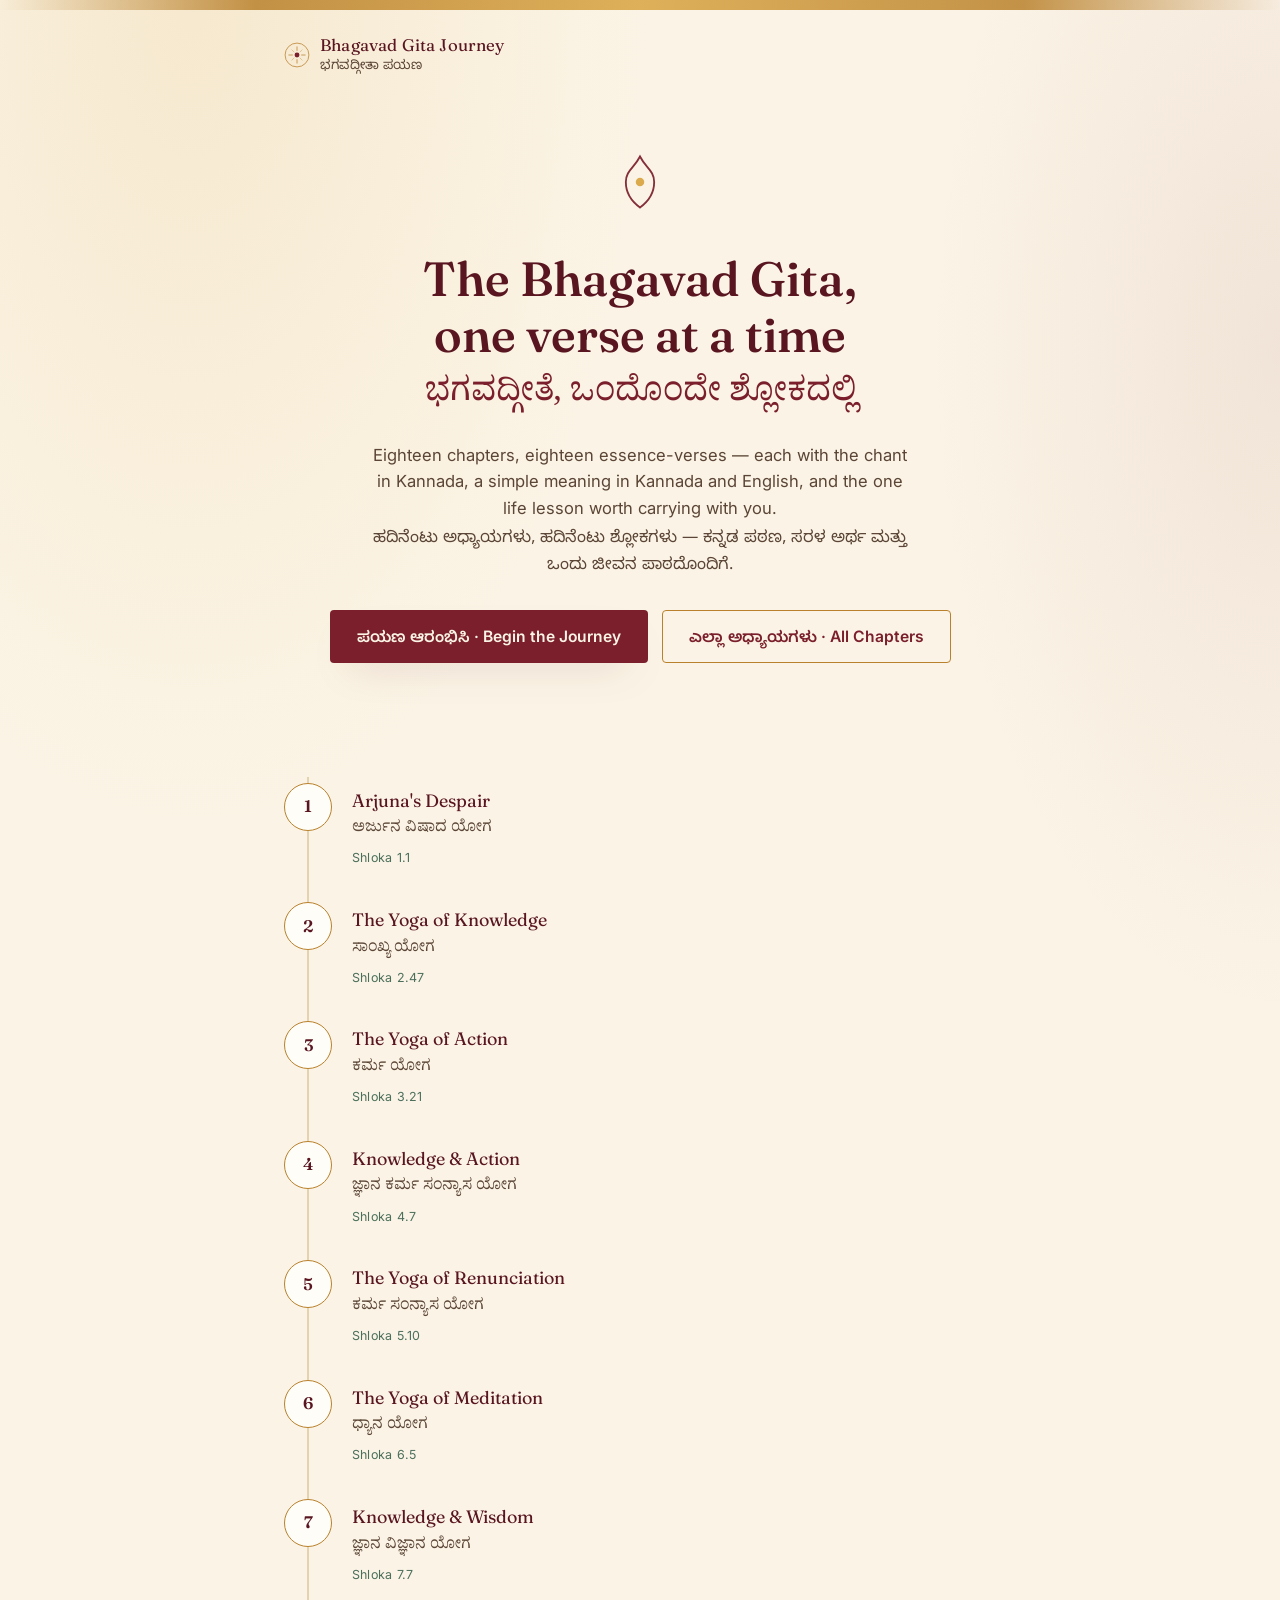
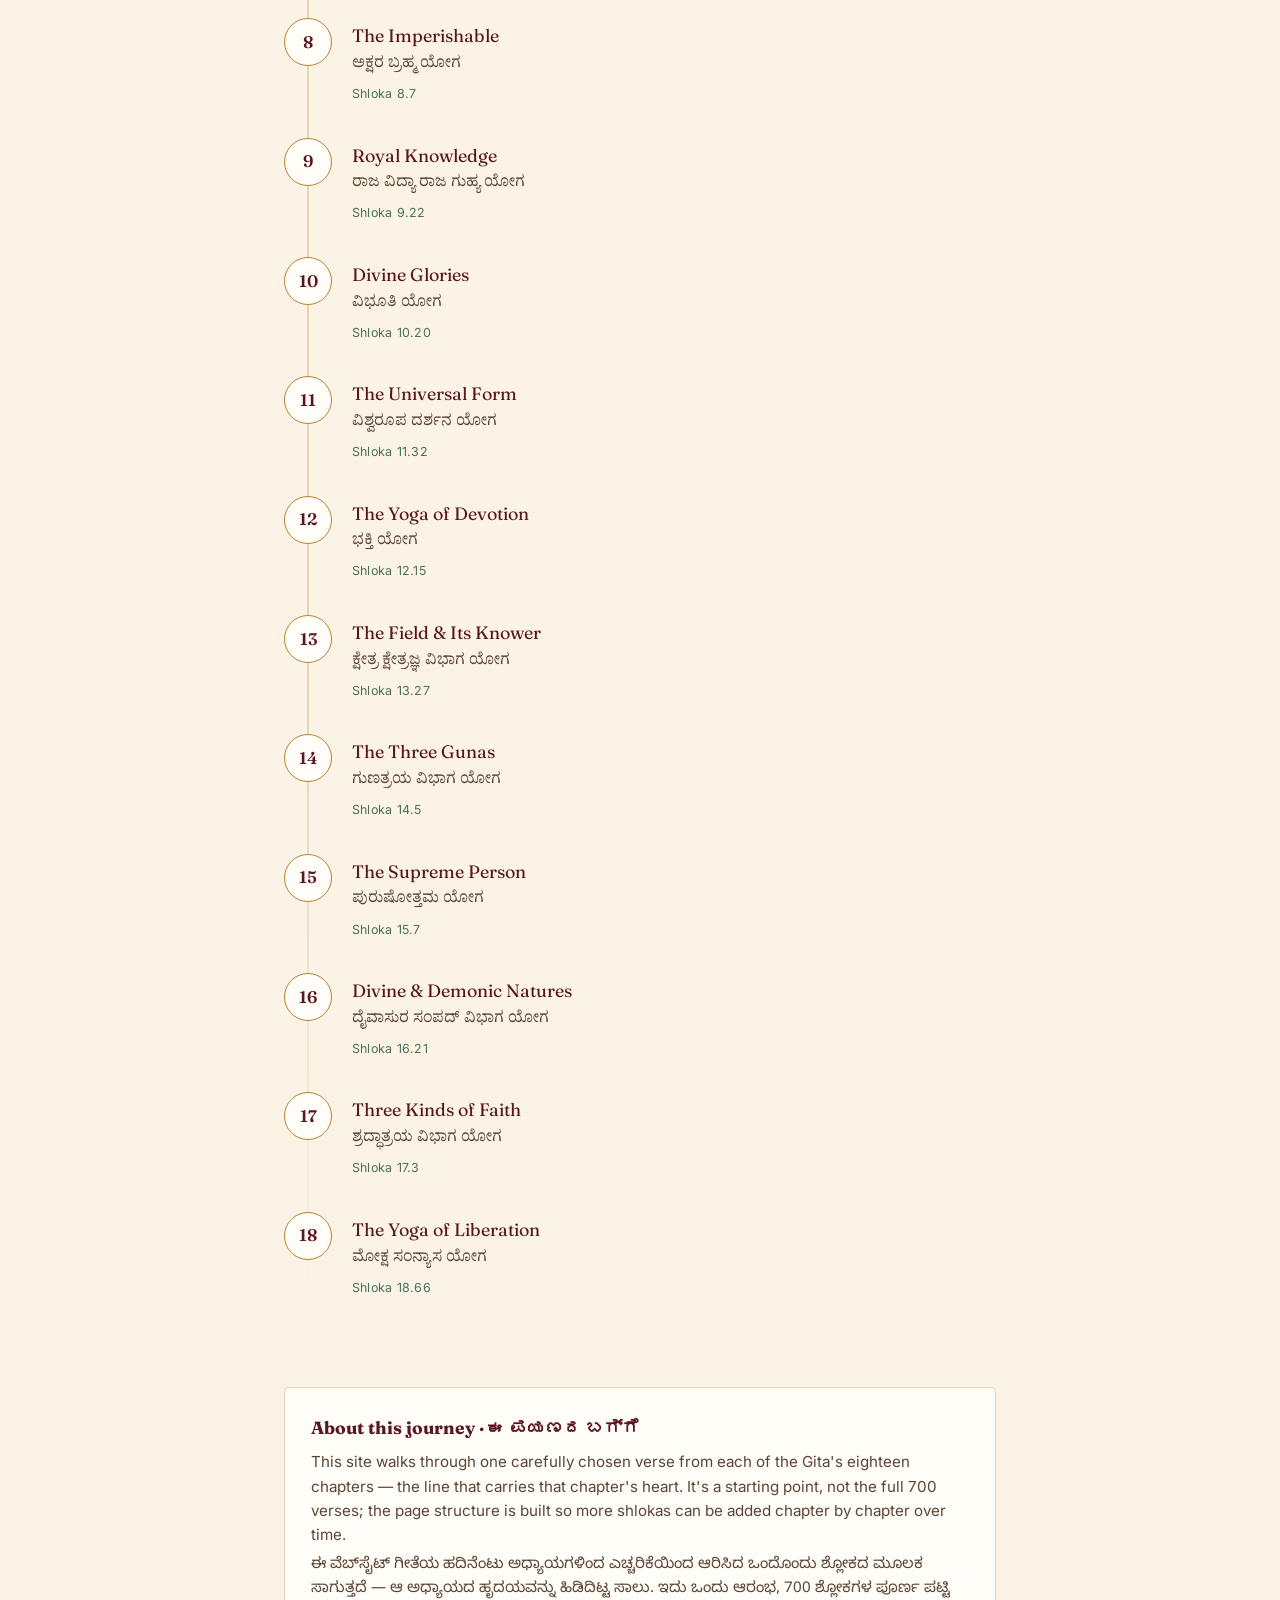
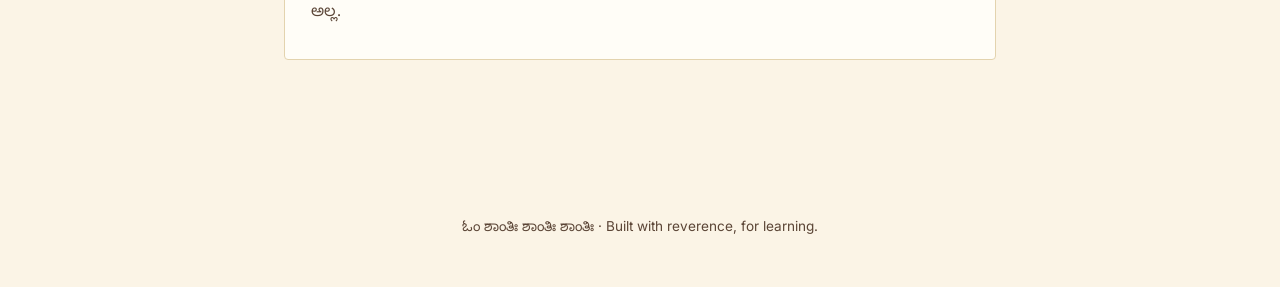
<file: index.html>
<!DOCTYPE html>
<html lang="kn">
<head>
<meta charset="UTF-8">
<meta name="viewport" content="width=device-width, initial-scale=1">
<title>ಭಗವದ್ಗೀತಾ ಪಯಣ · Bhagavad Gita Journey</title>
<meta name="description" content="Learn the Bhagavad Gita, one verse at a time — chant in Kannada, simple meaning in Kannada and English, and a life lesson from every shloka.">
<link rel="preconnect" href="https://fonts.googleapis.com">
<link rel="preconnect" href="https://fonts.gstatic.com" crossorigin>
<link href="https://fonts.googleapis.com/css2?family=Fraunces:opsz,wght@9..144,420;9..144,560;9..144,650&family=Inter:wght@400;500;600&family=Noto+Sans+Kannada:wght@400;500;600&family=Noto+Serif+Kannada:wght@500;600&display=swap" rel="stylesheet">
<link rel="stylesheet" href="style.css">
</head>
<body>

<div class="ornament-rule"></div>

<header class="site-header">
  <a class="brand" href="index.html">
    <svg viewBox="0 0 48 48" fill="none" xmlns="http://www.w3.org/2000/svg">
      <circle cx="24" cy="24" r="22" stroke="#B9812C" stroke-width="1.4"/>
      <circle cx="24" cy="24" r="4.5" fill="#7A1F2B"/>
      <path d="M24 9 L24 15.5 M24 32.5 L24 39 M9 24 L15.5 24 M32.5 24 L39 24" stroke="#B9812C" stroke-width="1.4" stroke-linecap="round"/>
      <path d="M14.5 14.5 L18.5 18.5 M29.5 29.5 L33.5 33.5 M33.5 14.5 L29.5 18.5 M18.5 29.5 L14.5 33.5" stroke="#B9812C" stroke-width="1" stroke-linecap="round" opacity="0.7"/>
    </svg>
    <span class="brand-text">Bhagavad Gita Journey<span class="kn">ಭಗವದ್ಗೀತಾ ಪಯಣ</span></span>
  </a>
  <a class="header-link" href="https://github.com/" target="_blank" rel="noopener"></a>
</header>

<main class="shell">

  <section class="hero">
    <svg class="hero-sigil" viewBox="0 0 48 48" fill="none" xmlns="http://www.w3.org/2000/svg">
      <path d="M24 6 C28 14 34 16 34 24 C34 32 29.5 38 24 42 C18.5 38 14 32 14 24 C14 16 20 14 24 6 Z" stroke="#7A1F2B" stroke-width="1.3"/>
      <circle cx="24" cy="24" r="3" fill="#D9A441"/>
    </svg>
    <h1>The Bhagavad Gita,<br>one verse at a time</h1>
    <span class="hero-kn">ಭಗವದ್ಗೀತೆ, ಒಂದೊಂದೇ ಶ್ಲೋಕದಲ್ಲಿ</span>
    <p class="lede">
      Eighteen chapters, eighteen essence-verses — each with the chant in Kannada, a simple meaning in Kannada and English, and the one life lesson worth carrying with you.
      <span class="kn">ಹದಿನೆಂಟು ಅಧ್ಯಾಯಗಳು, ಹದಿನೆಂಟು ಶ್ಲೋಕಗಳು — ಕನ್ನಡ ಪಠಣ, ಸರಳ ಅರ್ಥ ಮತ್ತು ಒಂದು ಜೀವನ ಪಾಠದೊಂದಿಗೆ.</span>
    </p>
    <div class="cta-row">
      <a class="btn btn-primary" href="shloka.html?v=0">ಪಯಣ ಆರಂಭಿಸಿ · Begin the Journey</a>
      <a class="btn btn-ghost" href="#path">ಎಲ್ಲಾ ಅಧ್ಯಾಯಗಳು · All Chapters</a>
    </div>
  </section>

  <section class="path" id="path">
    <!-- path items injected by script -->
  </section>

  <section class="about-strip">
    <h2>About this journey · ಈ ಪಯಣದ ಬಗ್ಗೆ</h2>
    <p>This site walks through one carefully chosen verse from each of the Gita's eighteen chapters — the line that carries that chapter's heart. It's a starting point, not the full 700 verses; the page structure is built so more shlokas can be added chapter by chapter over time.</p>
    <p class="kn">ಈ ವೆಬ್‌ಸೈಟ್ ಗೀತೆಯ ಹದಿನೆಂಟು ಅಧ್ಯಾಯಗಳಿಂದ ಎಚ್ಚರಿಕೆಯಿಂದ ಆರಿಸಿದ ಒಂದೊಂದು ಶ್ಲೋಕದ ಮೂಲಕ ಸಾಗುತ್ತದೆ — ಆ ಅಧ್ಯಾಯದ ಹೃದಯವನ್ನು ಹಿಡಿದಿಟ್ಟ ಸಾಲು. ಇದು ಒಂದು ಆರಂಭ, 700 ಶ್ಲೋಕಗಳ ಪೂರ್ಣ ಪಟ್ಟಿ ಅಲ್ಲ.</p>
  </section>

</main>

<footer class="site-footer">
  ಓಂ ಶಾಂತಿಃ ಶಾಂತಿಃ ಶಾಂತಿಃ · Built with reverence, for learning.
</footer>

<script src="data.js"></script>
<script>
  const pathEl = document.getElementById('path');
  GITA_DATA.forEach((v, i) => {
    const a = document.createElement('a');
    a.className = 'path-item';
    a.href = `shloka.html?v=${i}`;
    a.innerHTML = `
      <span class="path-num">${v.chapter}</span>
      <span class="path-body">
        <p class="path-chapter-en">${v.chapterTitleEn}</p>
        <p class="path-chapter-kn kn-serif">${v.chapterTitleKn}</p>
        <span class="path-verse-tag">Shloka ${v.verseRef}</span>
      </span>
    `;
    pathEl.appendChild(a);
  });
</script>
</body>
</html>
</file>
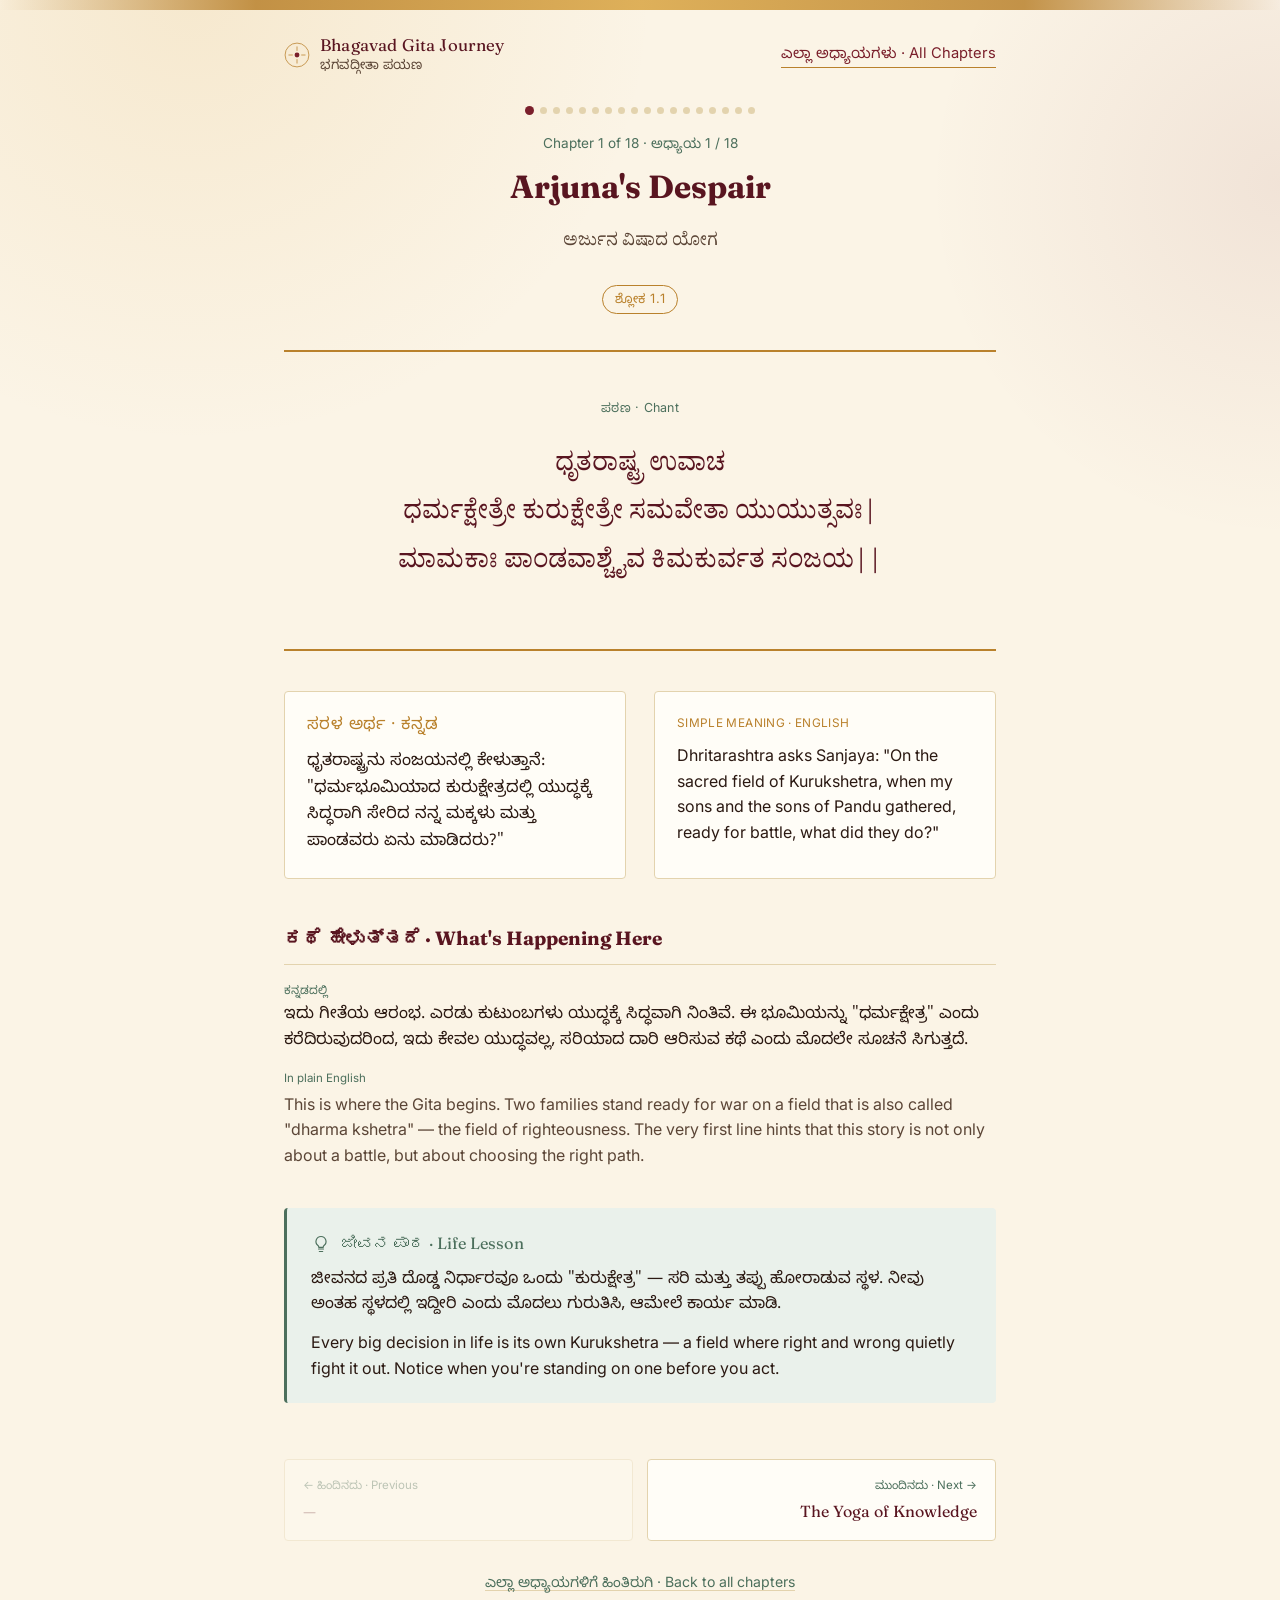
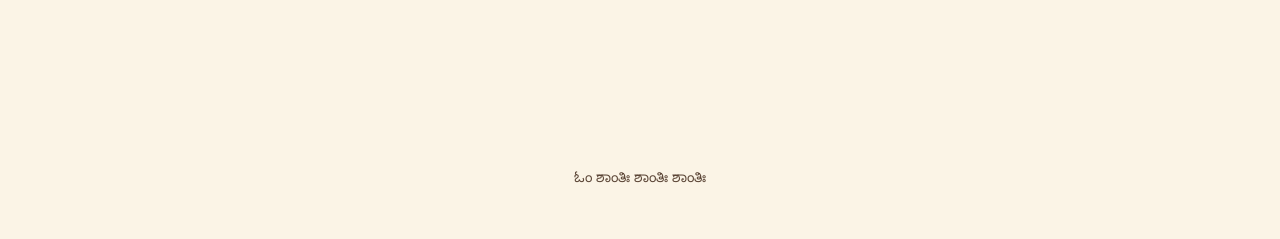
<file: shloka.html>
<!DOCTYPE html>
<html lang="kn">
<head>
<meta charset="UTF-8">
<meta name="viewport" content="width=device-width, initial-scale=1">
<title>ಶ್ಲೋಕ · Bhagavad Gita Journey</title>
<link rel="preconnect" href="https://fonts.googleapis.com">
<link rel="preconnect" href="https://fonts.gstatic.com" crossorigin>
<link href="https://fonts.googleapis.com/css2?family=Fraunces:opsz,wght@9..144,420;9..144,560;9..144,650&family=Inter:wght@400;500;600&family=Noto+Sans+Kannada:wght@400;500;600&family=Noto+Serif+Kannada:wght@500;600&display=swap" rel="stylesheet">
<link rel="stylesheet" href="style.css">
</head>
<body>

<div class="ornament-rule"></div>

<header class="site-header">
  <a class="brand" href="index.html">
    <svg viewBox="0 0 48 48" fill="none" xmlns="http://www.w3.org/2000/svg">
      <circle cx="24" cy="24" r="22" stroke="#B9812C" stroke-width="1.4"/>
      <circle cx="24" cy="24" r="4.5" fill="#7A1F2B"/>
      <path d="M24 9 L24 15.5 M24 32.5 L24 39 M9 24 L15.5 24 M32.5 24 L39 24" stroke="#B9812C" stroke-width="1.4" stroke-linecap="round"/>
    </svg>
    <span class="brand-text">Bhagavad Gita Journey<span class="kn">ಭಗವದ್ಗೀತಾ ಪಯಣ</span></span>
  </a>
  <a class="header-link" href="index.html">ಎಲ್ಲಾ ಅಧ್ಯಾಯಗಳು · All Chapters</a>
</header>

<div class="progress-row" id="progressRow"></div>

<main class="shell">

  <p class="crumb" id="crumb"></p>

  <section class="verse-header">
    <h1 id="chapterEn"></h1>
    <p class="kn-title" id="chapterKn"></p>
    <span class="verse-ref" id="verseRef"></span>
  </section>

  <section class="chant-panel">
    <p class="chant-label">ಪಠಣ · Chant</p>
    <p class="chant" id="chant"></p>
  </section>

  <section class="meaning-grid">
    <div class="meaning-col kn">
      <p class="col-label">ಸರಳ ಅರ್ಥ · ಕನ್ನಡ</p>
      <p id="meaningKn"></p>
    </div>
    <div class="meaning-col">
      <p class="col-label">SIMPLE MEANING · ENGLISH</p>
      <p id="meaningEn"></p>
    </div>
  </section>

  <section class="section-block">
    <h2 class="section-title">ಕಥೆ ಹೇಳುತ್ತದೆ · What's Happening Here</h2>
    <div class="explain-pair">
      <span class="lang-tag">ಕನ್ನಡದಲ್ಲಿ</span>
      <p class="kn" id="explainKn"></p>
      <span class="lang-tag">In plain English</span>
      <p id="explainEn"></p>
    </div>
  </section>

  <section class="section-block">
    <div class="lifehack" id="lifehackBox">
      <div class="lifehack-head">
        <svg viewBox="0 0 24 24" fill="none" xmlns="http://www.w3.org/2000/svg"><path d="M9 18h6M10 21h4M12 3a6 6 0 00-3.6 10.8c.6.45.9 1.15.9 1.9V16h5.4v-.3c0-.75.3-1.45.9-1.9A6 6 0 0012 3z" stroke="currentColor" stroke-width="1.4" stroke-linecap="round" stroke-linejoin="round"/></svg>
        <span>ಜೀವನ ಪಾಠ · Life Lesson</span>
      </div>
      <p class="kn" id="lifehackKn"></p>
      <p id="lifehackEn"></p>
    </div>
  </section>

  <nav class="verse-nav">
    <a class="nav-btn prev" id="prevBtn">
      <span class="nav-dir">← ಹಿಂದಿನದು · Previous</span>
      <span class="nav-title" id="prevTitle"></span>
    </a>
    <a class="nav-btn next" id="nextBtn">
      <span class="nav-dir">ಮುಂದಿನದು · Next →</span>
      <span class="nav-title" id="nextTitle"></span>
    </a>
  </nav>

  <p class="back-home"><a href="index.html">ಎಲ್ಲಾ ಅಧ್ಯಾಯಗಳಿಗೆ ಹಿಂತಿರುಗಿ · Back to all chapters</a></p>

</main>

<footer class="site-footer">
  ಓಂ ಶಾಂತಿಃ ಶಾಂತಿಃ ಶಾಂತಿಃ
</footer>

<script src="data.js"></script>
<script>
  const params = new URLSearchParams(location.search);
  let idx = parseInt(params.get('v'), 10);
  if (isNaN(idx) || idx < 0 || idx >= GITA_DATA.length) idx = 0;
  const v = GITA_DATA[idx];

  document.title = `${v.verseRef} · ${v.chapterTitleEn} · Bhagavad Gita Journey`;

  document.getElementById('crumb').textContent = `Chapter ${v.chapter} of 18 · ಅಧ್ಯಾಯ ${v.chapter} / 18`;
  document.getElementById('chapterEn').textContent = v.chapterTitleEn;
  document.getElementById('chapterKn').textContent = v.chapterTitleKn;
  document.getElementById('verseRef').textContent = `ಶ್ಲೋಕ ${v.verseRef}`;
  document.getElementById('chant').textContent = v.kannadaChant;
  document.getElementById('meaningKn').textContent = v.meaningKn;
  document.getElementById('meaningEn').textContent = v.meaningEn;
  document.getElementById('explainKn').textContent = v.explanationKn;
  document.getElementById('explainEn').textContent = v.explanationEn;

  if (v.lifeHackKn && v.lifeHackEn) {
    document.getElementById('lifehackKn').textContent = v.lifeHackKn;
    document.getElementById('lifehackEn').textContent = v.lifeHackEn;
  } else {
    document.getElementById('lifehackBox').innerHTML =
      '<div class="lifehack-head"><span>ಜೀವನ ಪಾಠ · Life Lesson</span></div><p class="no-lifehack">This verse sets the scene — the life lesson builds as the story continues. · ಈ ಶ್ಲೋಕ ಕಥೆಯ ಹಿನ್ನೆಲೆ ನೀಡುತ್ತದೆ.</p>';
  }

  // progress dots
  const progressRow = document.getElementById('progressRow');
  GITA_DATA.forEach((_, i) => {
    const d = document.createElement('span');
    d.className = 'dot' + (i === idx ? ' is-active' : (i < idx ? ' is-done' : ''));
    progressRow.appendChild(d);
  });

  // prev / next
  const prevBtn = document.getElementById('prevBtn');
  const nextBtn = document.getElementById('nextBtn');

  if (idx > 0) {
    const p = GITA_DATA[idx - 1];
    prevBtn.href = `shloka.html?v=${idx - 1}`;
    document.getElementById('prevTitle').textContent = `${p.chapterTitleEn}`;
  } else {
    prevBtn.classList.add('disabled');
    document.getElementById('prevTitle').textContent = '—';
  }

  if (idx < GITA_DATA.length - 1) {
    const n = GITA_DATA[idx + 1];
    nextBtn.href = `shloka.html?v=${idx + 1}`;
    document.getElementById('nextTitle').textContent = `${n.chapterTitleEn}`;
  } else {
    nextBtn.classList.add('disabled');
    document.getElementById('nextTitle').textContent = 'ಪಯಣ ಪೂರ್ಣ · Journey Complete';
  }

  window.scrollTo(0,0);
</script>
</body>
</html>
</file>
<file: style.css>
/* ============================================================
   ಭಗವದ್ಗೀತಾ ಪಯಣ — design tokens
   Palette: dawn-temple — warm light, deep maroon ink, marigold
   accent, sage calm accent. Not the generic cream/terracotta combo.
   Type: Fraunces (EN display serif) + Noto Serif Kannada (KN display)
         Inter (EN body) + Noto Sans Kannada (KN body)
         Noto Serif Devanagari (Sanskrit chant, rendered in Kannada script)
   ============================================================ */

:root{
  --bg:            #FBF4E6;
  --bg-deep:       #F3E8D2;
  --panel:         #FFFDF7;
  --ink:           #2B1912;
  --ink-soft:      #5B4536;
  --maroon:        #7A1F2B;
  --maroon-deep:   #591520;
  --gold:          #B9812C;
  --gold-bright:   #D9A441;
  --sage:          #4C6F5C;
  --sage-bg:       #EAF1EB;
  --rule:          #E3D3AE;
  --shadow:        0 18px 40px -22px rgba(89, 21, 32, 0.35);
  --radius-soft:   4px;
  --max-w:         760px;
}

*{ box-sizing: border-box; }

html{ scroll-behavior: smooth; }

body{
  margin:0;
  background: var(--bg);
  background-image:
    radial-gradient(ellipse 60% 40% at 15% 0%, rgba(217,164,65,0.14), transparent 60%),
    radial-gradient(ellipse 50% 35% at 100% 10%, rgba(122,31,43,0.08), transparent 55%);
  color: var(--ink);
  font-family: "Inter", "Noto Sans Kannada", sans-serif;
  line-height: 1.6;
  -webkit-font-smoothing: antialiased;
}

.kn{ font-family: "Noto Sans Kannada", "Inter", sans-serif; }
.kn-serif{ font-family: "Noto Serif Kannada", "Noto Serif", serif; }
.en-display{ font-family: "Fraunces", serif; }
.chant{ font-family: "Noto Serif Kannada", "Noto Serif", serif; }

a{ color: inherit; }

::selection{ background: var(--gold-bright); color: var(--maroon-deep); }

/* ---------- top ornament ---------- */
.ornament-rule{
  height: 10px;
  width: 100%;
  background:
    linear-gradient(90deg, transparent, var(--gold) 20%, var(--gold-bright) 50%, var(--gold) 80%, transparent);
  opacity: 0.85;
}

/* ---------- shell ---------- */
.shell{
  max-width: var(--max-w);
  margin: 0 auto;
  padding: 0 24px 120px;
}

header.site-header{
  display:flex;
  align-items:center;
  justify-content:space-between;
  gap: 16px;
  padding: 22px 24px;
  max-width: var(--max-w);
  margin: 0 auto;
}

.brand{
  display:flex;
  align-items:center;
  gap:10px;
  text-decoration:none;
  color: var(--maroon-deep);
}

.brand svg{ width: 26px; height: 26px; flex: none; }

.brand-text{
  font-family:"Fraunces", serif;
  font-size: 1.05rem;
  letter-spacing: 0.01em;
}
.brand-text .kn{ display:block; font-size: 0.78em; color: var(--ink-soft); margin-top:-2px; }

.header-link{
  font-size: 0.92rem;
  text-decoration: none;
  color: var(--maroon);
  border-bottom: 1px solid var(--gold);
  padding-bottom: 1px;
}

/* ============================================================
   HOME PAGE
   ============================================================ */

.hero{
  padding: 48px 0 40px;
  text-align: center;
}

.hero-sigil{
  width: 68px; height: 68px;
  margin: 0 auto 28px;
  opacity: 0.92;
}

.hero h1{
  font-family: "Fraunces", serif;
  font-weight: 560;
  font-size: clamp(2.1rem, 5vw, 3rem);
  color: var(--maroon-deep);
  margin: 0 0 8px;
  line-height: 1.15;
}

.hero .hero-kn{
  font-family: "Noto Serif Kannada", serif;
  font-size: clamp(1.6rem, 4vw, 2.1rem);
  color: var(--maroon);
  display:block;
  margin-bottom: 18px;
}

.hero p.lede{
  max-width: 540px;
  margin: 0 auto;
  color: var(--ink-soft);
  font-size: 1.04rem;
}

.hero p.lede .kn{ display:block; margin-top:6px; font-size: 1.02rem; }

.cta-row{
  margin-top: 30px;
  display:flex;
  gap: 14px;
  justify-content:center;
  flex-wrap: wrap;
}

.btn{
  display:inline-flex;
  align-items:center;
  gap:8px;
  padding: 13px 26px;
  border-radius: var(--radius-soft);
  text-decoration:none;
  font-size: 0.98rem;
  font-weight: 600;
  border: 1px solid transparent;
  transition: transform .15s ease, box-shadow .15s ease;
}
.btn:active{ transform: translateY(1px); }

.btn-primary{
  background: var(--maroon);
  color: #FBF4E6;
  box-shadow: var(--shadow);
}
.btn-primary:hover{ background: var(--maroon-deep); }

.btn-ghost{
  background: transparent;
  color: var(--maroon);
  border-color: var(--gold);
}
.btn-ghost:hover{ background: rgba(185,129,44,0.08); }

/* ---------- the journey path ---------- */
.path{
  margin-top: 64px;
  position: relative;
}

.path::before{
  content:"";
  position:absolute;
  left: 23px;
  top: 10px;
  bottom: 10px;
  width: 2px;
  background: linear-gradient(var(--rule), var(--rule) 70%, transparent);
}

.path-item{
  position:relative;
  display:flex;
  gap: 20px;
  padding: 16px 0;
  text-decoration:none;
  color: inherit;
  align-items: flex-start;
}

.path-num{
  flex: none;
  width: 48px; height: 48px;
  border-radius: 50%;
  background: var(--panel);
  border: 1.5px solid var(--gold);
  color: var(--maroon-deep);
  font-family: "Fraunces", serif;
  font-weight: 600;
  display:flex; align-items:center; justify-content:center;
  font-size: 1.05rem;
  z-index: 1;
}

.path-body{ padding-top: 4px; }

.path-chapter-en{
  font-family: "Fraunces", serif;
  font-size: 1.12rem;
  color: var(--maroon-deep);
  margin: 0;
}
.path-chapter-kn{
  font-family: "Noto Serif Kannada", serif;
  color: var(--ink-soft);
  font-size: 0.98rem;
  margin: 2px 0 0;
}
.path-verse-tag{
  display:inline-block;
  margin-top: 6px;
  font-size: 0.78rem;
  color: var(--sage);
  letter-spacing: 0.02em;
}

.path-item:hover .path-num{
  background: var(--gold);
  color: #FBF4E6;
}

/* ---------- about strip ---------- */
.about-strip{
  margin-top: 72px;
  padding: 26px 26px;
  background: var(--panel);
  border: 1px solid var(--rule);
  border-radius: var(--radius-soft);
}
.about-strip h2{
  font-family:"Fraunces", serif;
  font-size: 1.1rem;
  color: var(--maroon-deep);
  margin: 0 0 8px;
}
.about-strip p{
  color: var(--ink-soft);
  font-size: 0.95rem;
  margin: 6px 0;
}

footer.site-footer{
  text-align:center;
  padding: 36px 24px 50px;
  color: var(--ink-soft);
  font-size: 0.85rem;
}

/* ============================================================
   SHLOKA (verse) PAGE
   ============================================================ */

.progress-row{
  display:flex;
  align-items:center;
  justify-content:center;
  gap: 6px;
  padding: 6px 24px 0;
  flex-wrap: wrap;
}
.dot{
  width: 7px; height: 7px;
  border-radius: 50%;
  background: var(--rule);
  flex: none;
}
.dot.is-active{ background: var(--maroon); width:9px; height:9px; }
.dot.is-done{ background: var(--gold); }

.crumb{
  text-align:center;
  margin: 18px 0 6px;
  color: var(--sage);
  font-size: 0.85rem;
}

.verse-header{
  text-align:center;
  margin: 6px 0 36px;
}
.verse-header h1{
  font-family: "Fraunces", serif;
  color: var(--maroon-deep);
  font-size: clamp(1.5rem, 4vw, 2rem);
  margin: 6px 0 2px;
}
.verse-header .kn-title{
  font-family: "Noto Serif Kannada", serif;
  color: var(--ink-soft);
  font-size: 1.1rem;
}
.verse-ref{
  display:inline-block;
  margin-top:10px;
  font-size: 0.8rem;
  letter-spacing: 0.04em;
  color: var(--gold);
  border: 1px solid var(--gold);
  padding: 3px 12px;
  border-radius: 999px;
}

/* chant panel */
.chant-panel{
  border-top: 2px solid var(--gold);
  border-bottom: 2px solid var(--gold);
  padding: 34px 10px;
  text-align:center;
  margin-bottom: 40px;
}
.chant-panel .chant{
  white-space: pre-line;
  font-size: clamp(1.25rem, 3.6vw, 1.6rem);
  color: var(--maroon-deep);
  line-height: 1.9;
}
.chant-label{
  font-size: 0.78rem;
  color: var(--sage);
  margin-bottom: 14px;
  letter-spacing: 0.02em;
}

/* meaning columns */
.meaning-grid{
  display:grid;
  grid-template-columns: 1fr 1fr;
  gap: 28px;
  margin-bottom: 44px;
}
@media (max-width: 620px){
  .meaning-grid{ grid-template-columns: 1fr; gap: 20px; }
}

.meaning-col{
  background: var(--panel);
  border: 1px solid var(--rule);
  border-radius: var(--radius-soft);
  padding: 22px 22px;
}
.meaning-col .col-label{
  font-size: 0.74rem;
  letter-spacing: 0.03em;
  color: var(--gold);
  margin-bottom: 10px;
}
.meaning-col p{ margin: 0; color: var(--ink); }
.meaning-col.kn p{ font-family:"Noto Sans Kannada", sans-serif; font-size: 1.03rem; }

/* explanation */
.section-block{ margin-bottom: 40px; }
.section-title{
  font-family: "Fraunces", serif;
  color: var(--maroon-deep);
  font-size: 1.2rem;
  margin: 0 0 16px;
  padding-bottom: 10px;
  border-bottom: 1px solid var(--rule);
}

.explain-pair p{ margin: 0 0 14px; color: var(--ink-soft); }
.explain-pair .kn{ font-size: 1.02rem; color: var(--ink); }
.explain-pair .lang-tag{
  font-size: 0.72rem; color: var(--sage); display:block; margin-bottom:4px;
}

/* life hack callout */
.lifehack{
  background: var(--sage-bg);
  border-left: 3px solid var(--sage);
  border-radius: var(--radius-soft);
  padding: 22px 24px;
}
.lifehack-head{
  display:flex; align-items:center; gap:10px;
  margin-bottom: 12px;
}
.lifehack-head svg{ width:20px; height:20px; flex:none; color: var(--sage); }
.lifehack-head span{
  font-family:"Fraunces", serif;
  color: var(--sage);
  font-size: 1.02rem;
}
.lifehack p{ margin: 0 0 10px; color: var(--ink); }
.lifehack .kn{ font-size: 1.01rem; }
.lifehack p:last-child{ margin-bottom:0; }

.no-lifehack{
  color: var(--ink-soft);
  font-style: italic;
  font-size: 0.92rem;
}

/* ---------- nav footer ---------- */
.verse-nav{
  display:flex;
  justify-content: space-between;
  align-items: stretch;
  gap: 14px;
  margin-top: 56px;
}

.nav-btn{
  flex: 1;
  display:flex;
  flex-direction: column;
  gap: 4px;
  text-decoration:none;
  padding: 16px 18px;
  background: var(--panel);
  border: 1px solid var(--rule);
  border-radius: var(--radius-soft);
  color: var(--ink);
  transition: border-color .15s ease;
}
.nav-btn:hover{ border-color: var(--gold); }
.nav-btn.next{ text-align: right; align-items: flex-end; }
.nav-btn .nav-dir{ font-size: 0.72rem; color: var(--sage); }
.nav-btn .nav-title{ font-family:"Fraunces", serif; color: var(--maroon-deep); font-size:1rem; }
.nav-btn.disabled{ opacity: 0.35; pointer-events:none; }

.back-home{
  text-align:center;
  margin-top: 28px;
}
.back-home a{
  font-size: 0.88rem;
  color: var(--sage);
  text-decoration:none;
  border-bottom: 1px solid var(--rule);
}

@media (max-width: 480px){
  .verse-nav{ flex-direction:column; }
  .nav-btn.next{ text-align:left; align-items:flex-start; }
}
</file>
